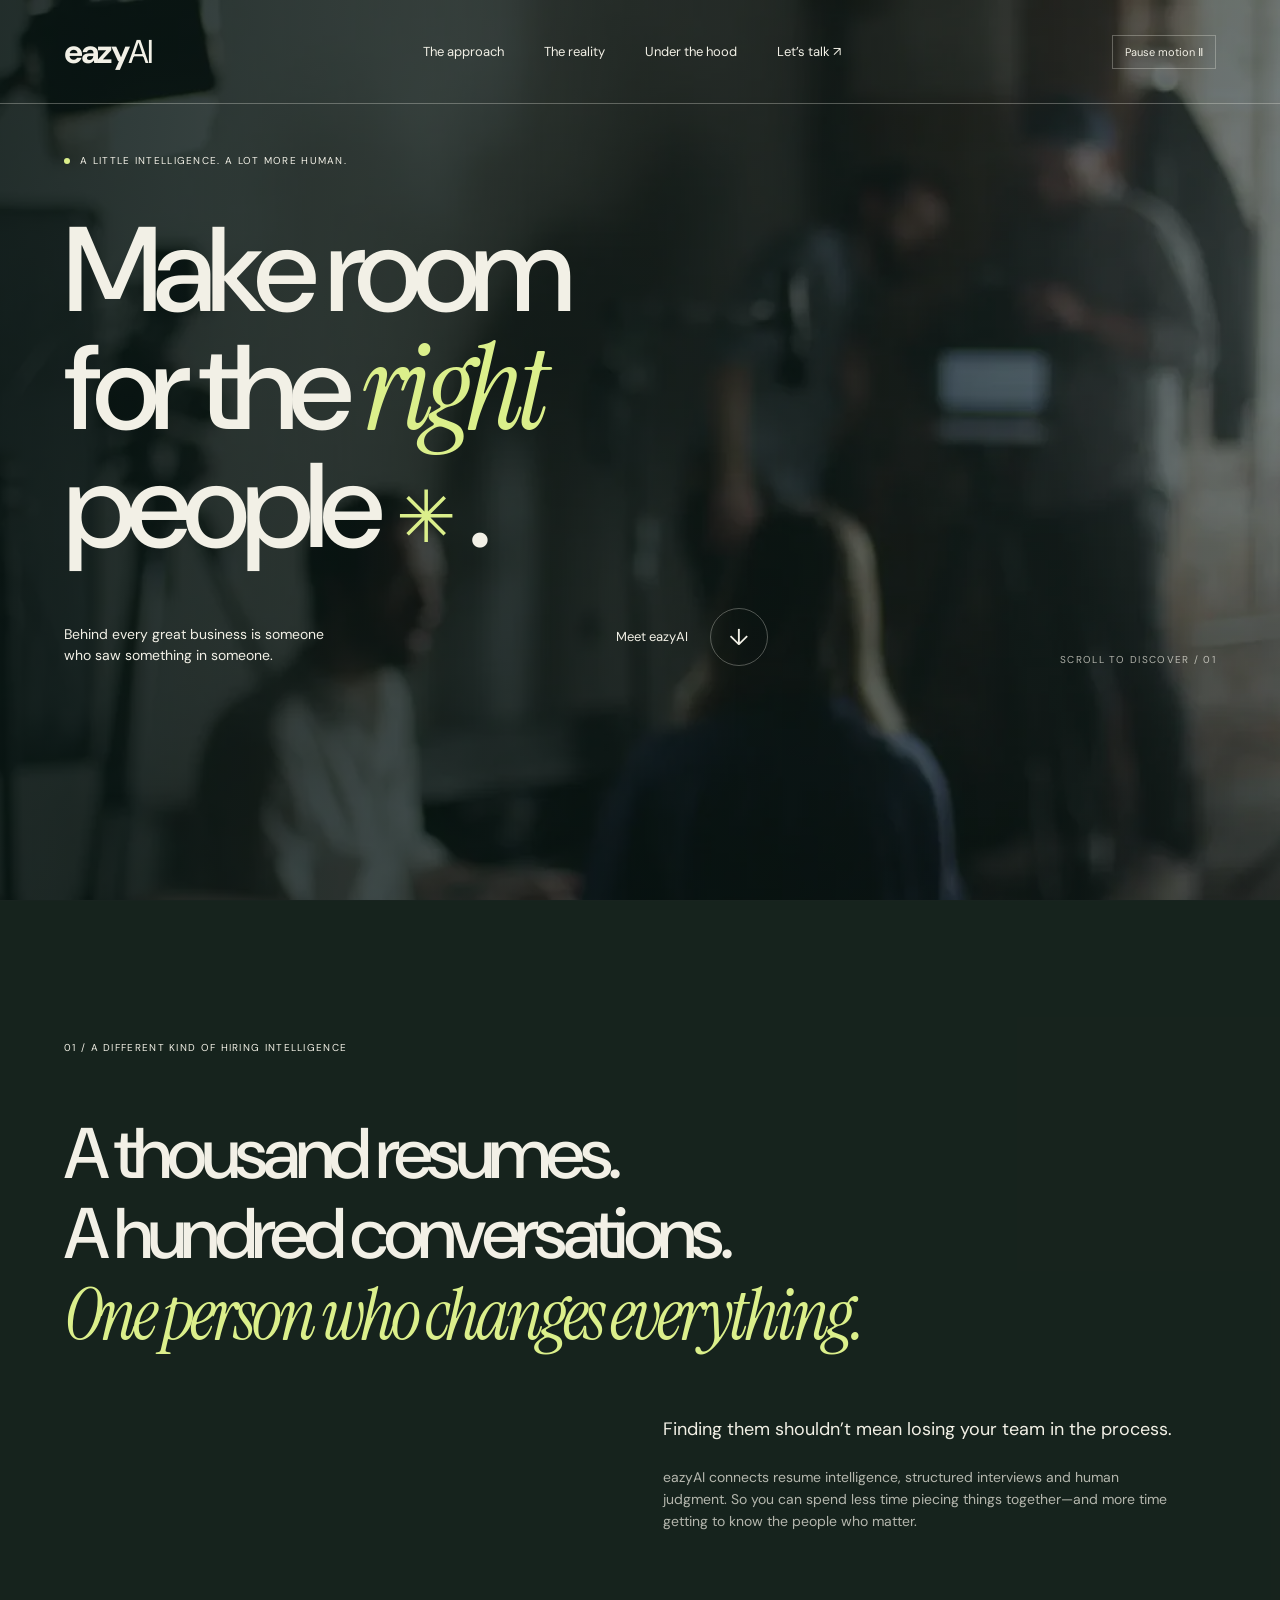
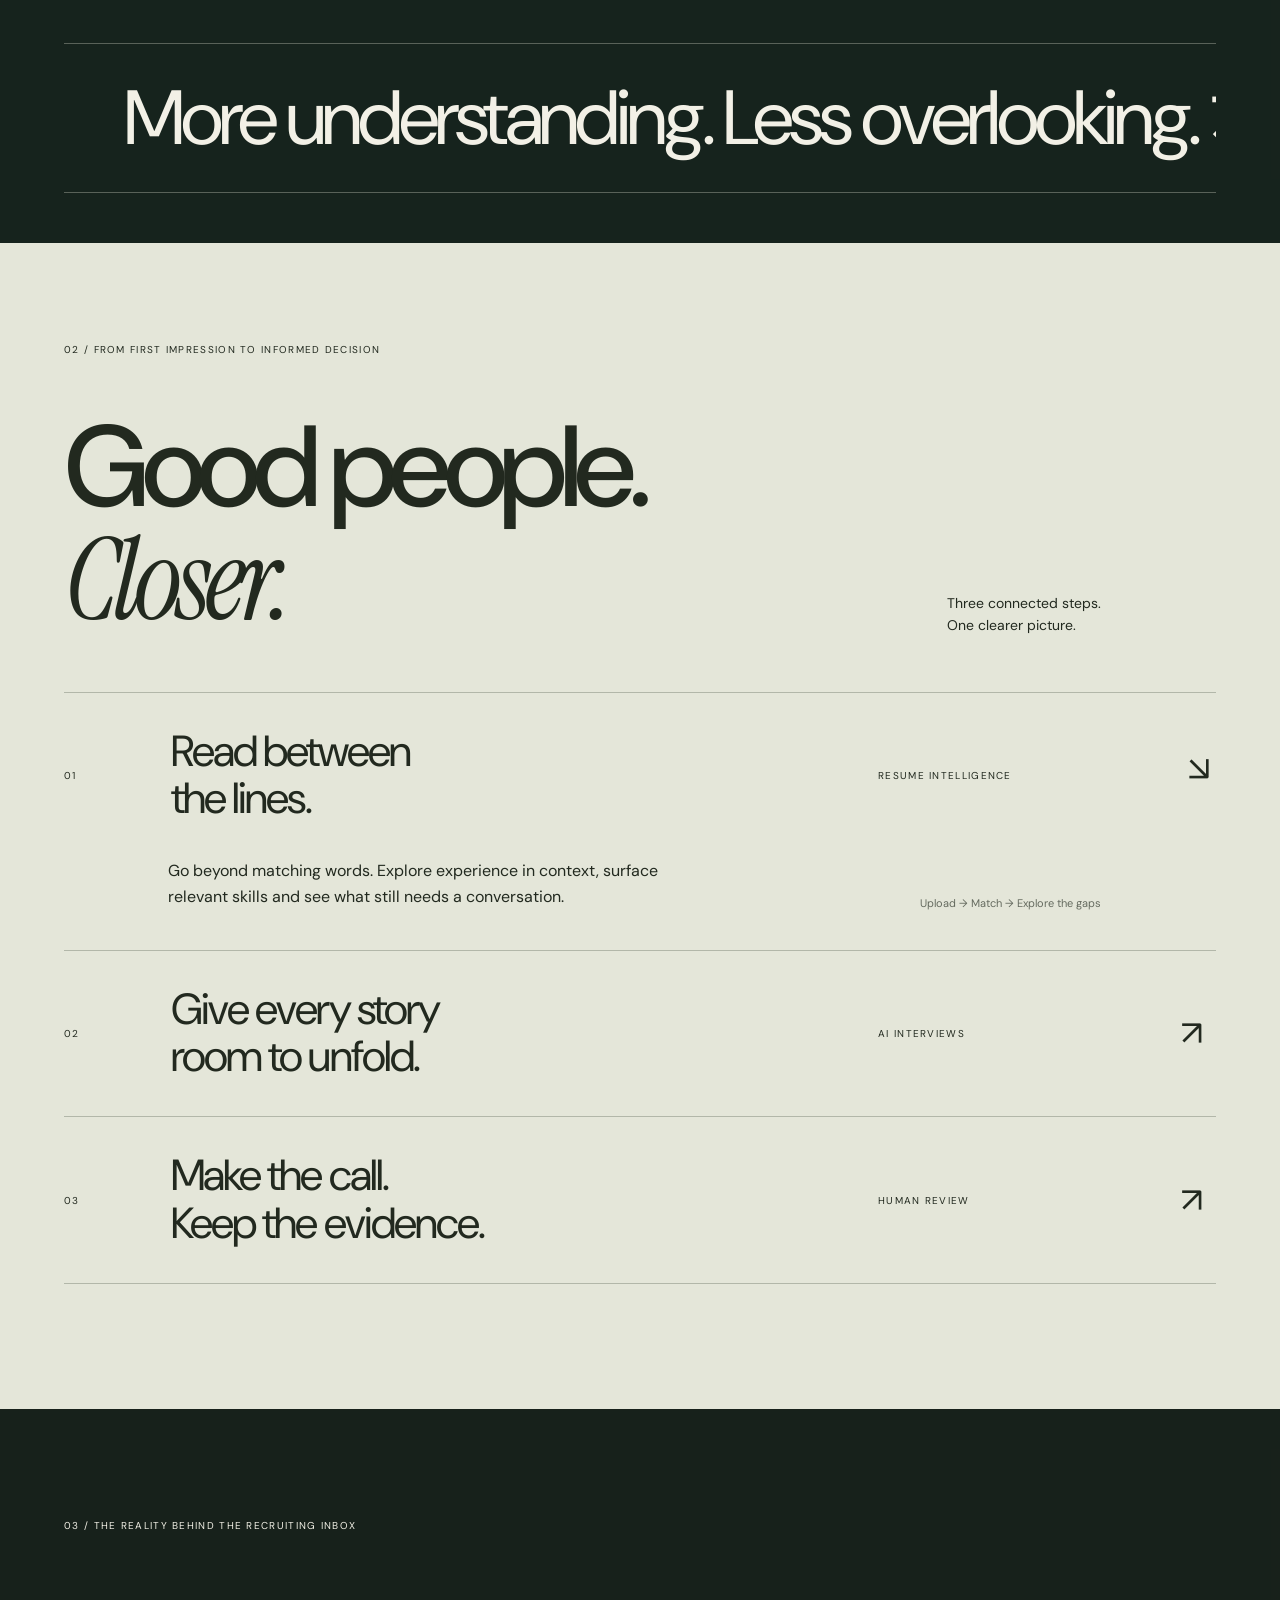
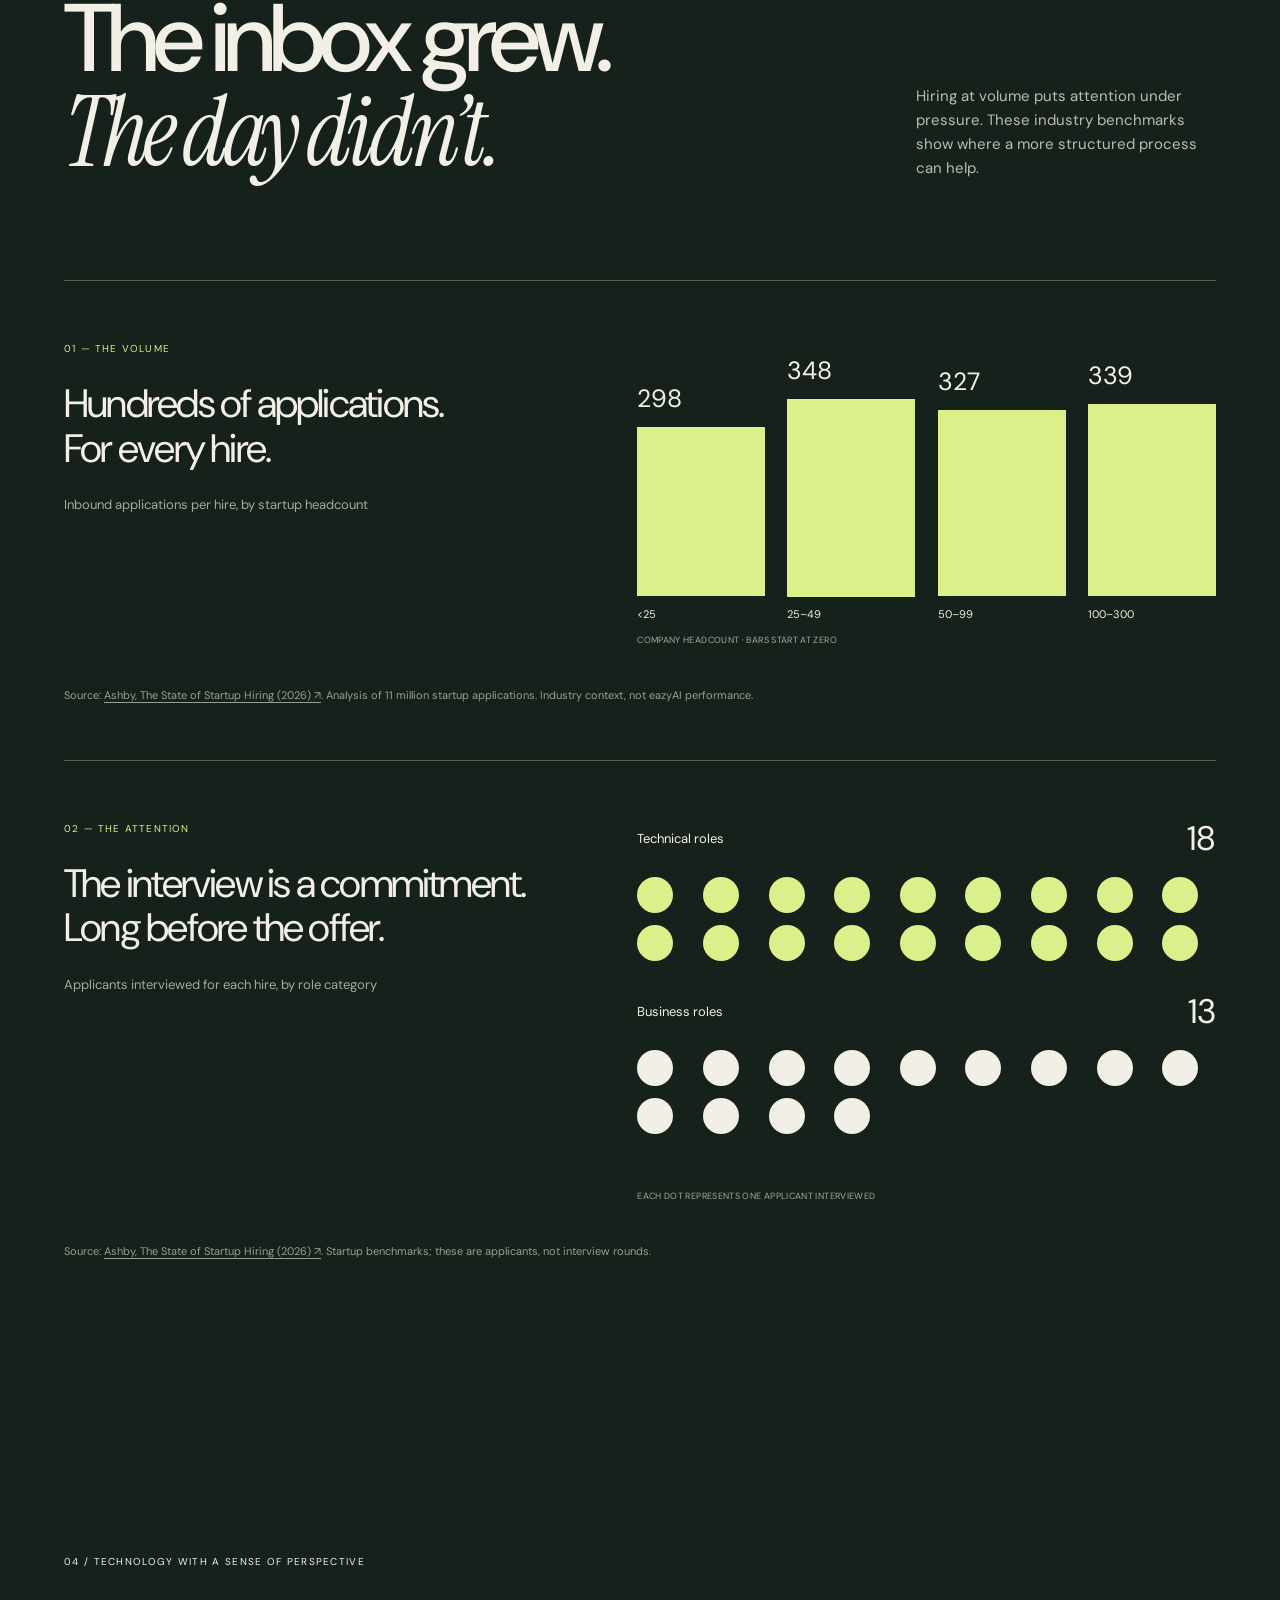
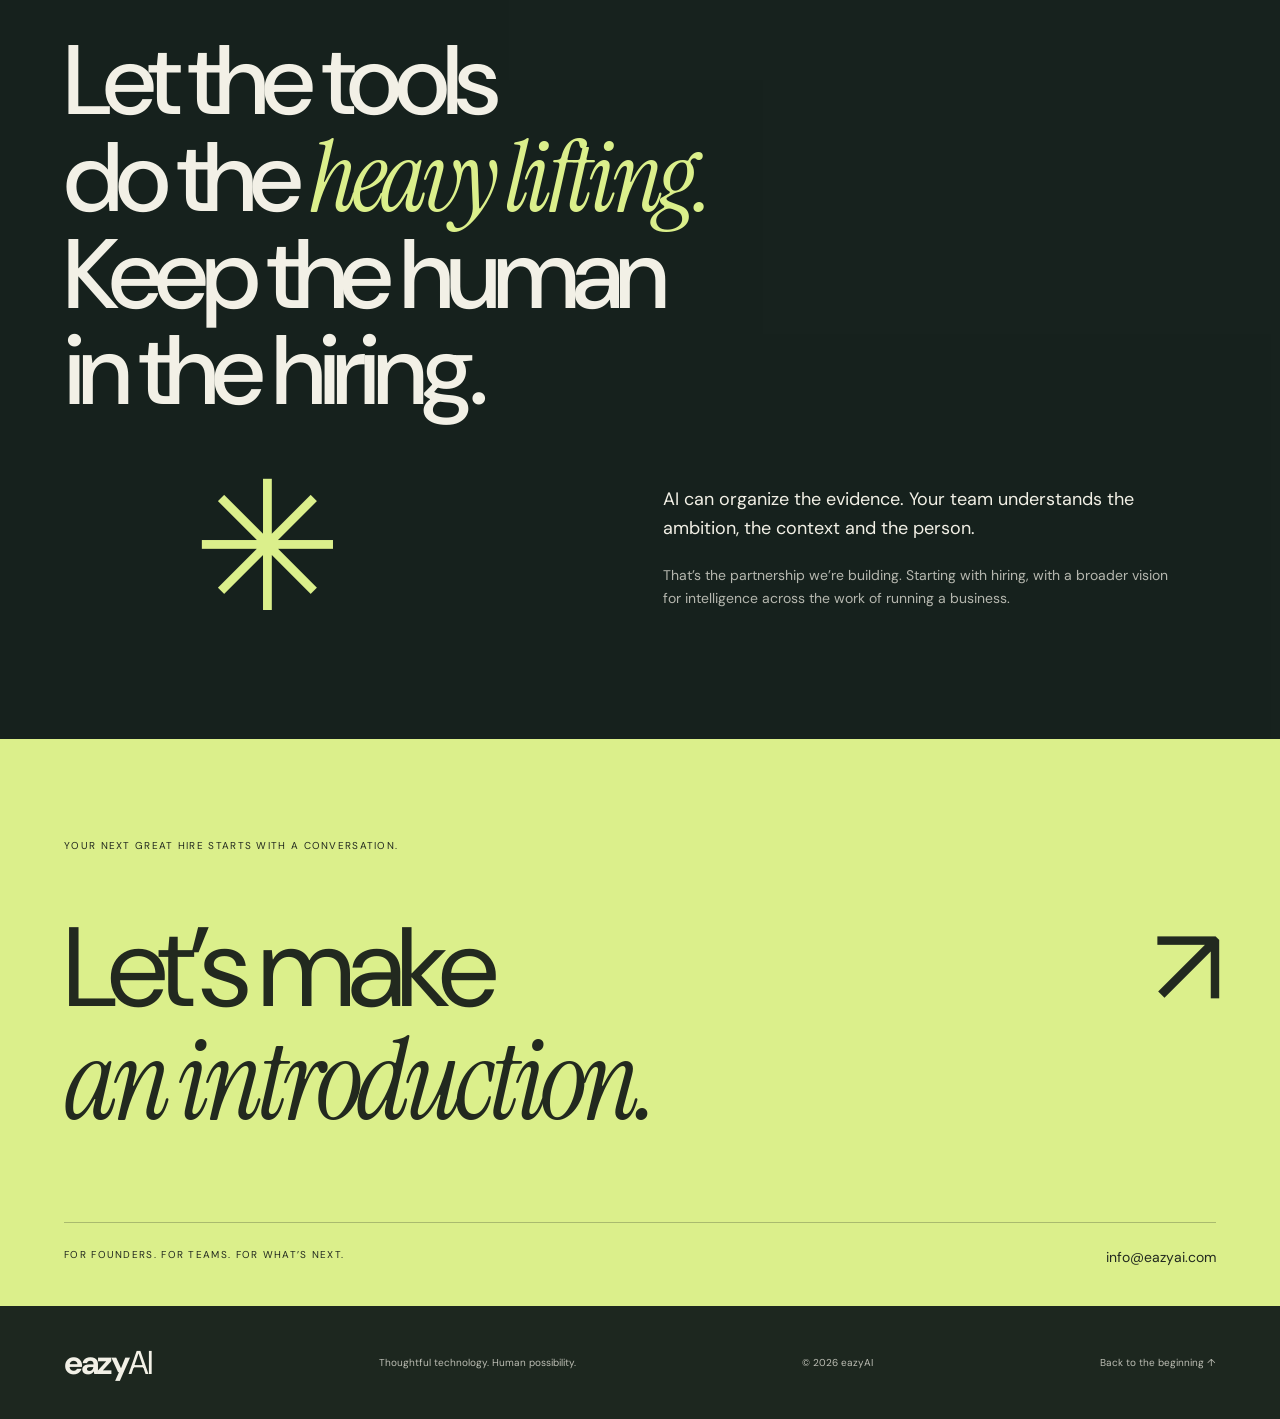
<file: index.html>
<!doctype html>
<html lang="en"><head><meta charset="utf-8"><meta name="viewport" content="width=device-width,initial-scale=1"><title>eazyAI — Make room for the right people.</title><meta name="description" content="From resumes to real conversations. eazyAI brings structure and evidence to ambitious hiring teams."><meta property="og:site_name" content="eazyAI"><meta property="og:title" content="Make room for the right people."><meta name="twitter:card" content="summary_large_image"><link rel="preconnect" href="https://fonts.googleapis.com"><link rel="preconnect" href="https://fonts.gstatic.com" crossorigin><link href="https://fonts.googleapis.com/css2?family=DM+Sans:wght@400;500;600;700&family=Instrument+Serif:ital@0;1&display=swap" rel="stylesheet"><link rel="stylesheet" href="styles.css"><script src="hero.js" defer></script></head><body>
<div class="film" aria-hidden="true"><picture><source media="(max-width:767px)" srcset="public/frames/mobile/frame_0070.webp"><img src="public/frames/desktop/frame_0070.webp" alt="" fetchpriority="high"></picture><canvas id="film-canvas"></canvas><div class="film-shade"></div></div>
<header><a class="wordmark" href="#top" aria-label="eazyAI home">eazy<span>AI</span></a><nav aria-label="Main navigation"><a href="#approach">The approach</a><a href="#reality">The reality</a><a href="technical.html">Under the hood</a><a href="#contact">Let’s talk ↗</a></nav><button id="motion-toggle" aria-pressed="false" aria-label="Pause background motion">Pause motion Ⅱ</button></header>
<main id="top"><section class="opening"><div class="section-label"><span class="status-dot"></span> A little intelligence. A lot more human.</div><h1>Make room<br>for the <em>right</em><br><span class="last-word">people<span class="asterisk" aria-hidden="true">✳</span>.</span></h1><div class="opening-bottom"><p>Behind every great business is someone<br>who saw something in someone.</p><a class="round-link" href="#approach"><span>Meet eazyAI</span><b aria-hidden="true">↓</b></a><span class="folio">SCROLL TO DISCOVER / 01</span></div></section>
<section class="manifesto" id="approach"><div class="section-label">01 / A different kind of hiring intelligence</div><h2 class="statement">A thousand resumes.<br>A hundred conversations.<br><em>One person who changes everything.</em></h2><div class="offset-copy"><p>Finding them shouldn’t mean losing your team in the process.</p><p>eazyAI connects resume intelligence, structured interviews and human judgment. So you can spend less time piecing things together—and more time getting to know the people who matter.</p></div><div class="running-type" aria-hidden="true"><span data-drift="-70">More understanding. Less overlooking. ↗</span></div></section>
<section class="workflow" id="platform"><div class="section-label">02 / From first impression to informed decision</div><div class="workflow-heading"><h2>Good people.<br><em>Closer.</em></h2><p>Three connected steps.<br>One clearer picture.</p></div><details class="process-row" open><summary><span class="number">01</span><h3>Read between<br>the lines.</h3><span class="row-tag">RESUME INTELLIGENCE</span><b>↗</b></summary><div class="process-body"><p>Go beyond matching words. Explore experience in context, surface relevant skills and see what still needs a conversation.</p><span>Upload → Match → Explore the gaps</span></div></details><details class="process-row"><summary><span class="number">02</span><h3>Give every story<br>room to unfold.</h3><span class="row-tag">AI INTERVIEWS</span><b>↗</b></summary><div class="process-body"><p>Role-specific voice and video conversations bring structure to the first interview. Consistent questions. Clear rubrics. Space for the person behind the profile.</p><span>Prepare → Converse → Capture evidence</span></div></details><details class="process-row"><summary><span class="number">03</span><h3>Make the call.<br>Keep the evidence.</h3><span class="row-tag">HUMAN REVIEW</span><b>↗</b></summary><div class="process-body"><p>Review answers, transcripts and integrity signals together. Compare the evidence, add your judgment and share a candidate dossier with the people making the decision.</p><span>Review → Compare → Decide</span></div></details></section>
<section class="research" id="reality"><div class="section-label">03 / The reality behind the recruiting inbox</div><div class="research-title"><h2>The inbox grew.<br><em>The day didn’t.</em></h2><p>Hiring at volume puts attention under pressure. These industry benchmarks show where a more structured process can help.</p></div>
<figure class="chart"><figcaption><span>01 — THE VOLUME</span><h3>Hundreds of applications.<br>For every hire.</h3><p>Inbound applications per hire, by startup headcount</p></figcaption><div class="bar-chart" role="img" aria-label="Inbound applications per hire: under 25 employees, 298; 25 to 49, 348; 50 to 99, 327; 100 to 300, 339."><div class="bar-column" tabindex="0"><strong>298</strong><div class="bar" style="--height:85.63%;--delay:0ms"></div><span>&lt;25</span></div><div class="bar-column" tabindex="0"><strong>348</strong><div class="bar" style="--height:100%;--delay:80ms"></div><span>25–49</span></div><div class="bar-column" tabindex="0"><strong>327</strong><div class="bar" style="--height:93.97%;--delay:160ms"></div><span>50–99</span></div><div class="bar-column" tabindex="0"><strong>339</strong><div class="bar" style="--height:97.41%;--delay:240ms"></div><span>100–300</span></div><span class="axis-label">Company headcount · bars start at zero</span></div><p class="source">Source: <a href="https://www.ashbyhq.com/talent-trends-report/reports/startup-hiring" target="_blank" rel="noopener">Ashby, The State of Startup Hiring (2026) ↗</a>. Analysis of 11 million startup applications. Industry context, not eazyAI performance.</p></figure>
<figure class="chart"><figcaption><span>02 — THE ATTENTION</span><h3>The interview is a commitment.<br>Long before the offer.</h3><p>Applicants interviewed for each hire, by role category</p></figcaption><div class="dot-chart" role="img" aria-label="18 applicants interviewed per technical hire, compared with 13 per business hire."><div class="dot-row"><div><span>Technical roles</span><strong>18</strong></div><div class="dots"><i style="--delay:0ms"></i><i style="--delay:30ms"></i><i style="--delay:60ms"></i><i style="--delay:90ms"></i><i style="--delay:120ms"></i><i style="--delay:150ms"></i><i style="--delay:180ms"></i><i style="--delay:210ms"></i><i style="--delay:240ms"></i><i style="--delay:270ms"></i><i style="--delay:300ms"></i><i style="--delay:330ms"></i><i style="--delay:360ms"></i><i style="--delay:390ms"></i><i style="--delay:420ms"></i><i style="--delay:450ms"></i><i style="--delay:480ms"></i><i style="--delay:510ms"></i></div></div><div class="dot-row"><div><span>Business roles</span><strong>13</strong></div><div class="dots"><i style="--delay:0ms"></i><i style="--delay:30ms"></i><i style="--delay:60ms"></i><i style="--delay:90ms"></i><i style="--delay:120ms"></i><i style="--delay:150ms"></i><i style="--delay:180ms"></i><i style="--delay:210ms"></i><i style="--delay:240ms"></i><i style="--delay:270ms"></i><i style="--delay:300ms"></i><i style="--delay:330ms"></i><i style="--delay:360ms"></i></div></div><span class="axis-label">Each dot represents one applicant interviewed</span></div><p class="source">Source: <a href="https://www.ashbyhq.com/talent-trends-report/reports/startup-hiring" target="_blank" rel="noopener">Ashby, The State of Startup Hiring (2026) ↗</a>. Startup benchmarks; these are applicants, not interview rounds.</p></figure></section>
<section class="human"><span class="section-label">04 / Technology with a sense of perspective</span><h2>Let the tools<br>do the <em>heavy lifting.</em><br>Keep the human<br>in the hiring.</h2><div class="offset-copy"><p>AI can organize the evidence. Your team understands the ambition, the context and the person.</p><p>That’s the partnership we’re building. Starting with hiring, with a broader vision for intelligence across the work of running a business.</p></div><span class="orbit" aria-hidden="true">✳</span></section>
<section class="contact" id="contact"><div class="section-label">Your next great hire starts with a conversation.</div><a class="contact-link" href="mailto:info@eazyai.com?subject=Let%E2%80%99s%20talk%20eazyAI">Let’s make<br><em>an introduction.</em><span aria-hidden="true">↗</span></a><div class="contact-bottom"><span>FOR FOUNDERS. FOR TEAMS. FOR WHAT’S NEXT.</span><a href="mailto:info@eazyai.com">info@eazyai.com</a></div></section>
</main><footer><a class="wordmark" href="#top">eazy<span>AI</span></a><span>Thoughtful technology. Human possibility.</span><span>© 2026 eazyAI</span><a href="#top">Back to the beginning ↑</a></footer></body></html>
</file>
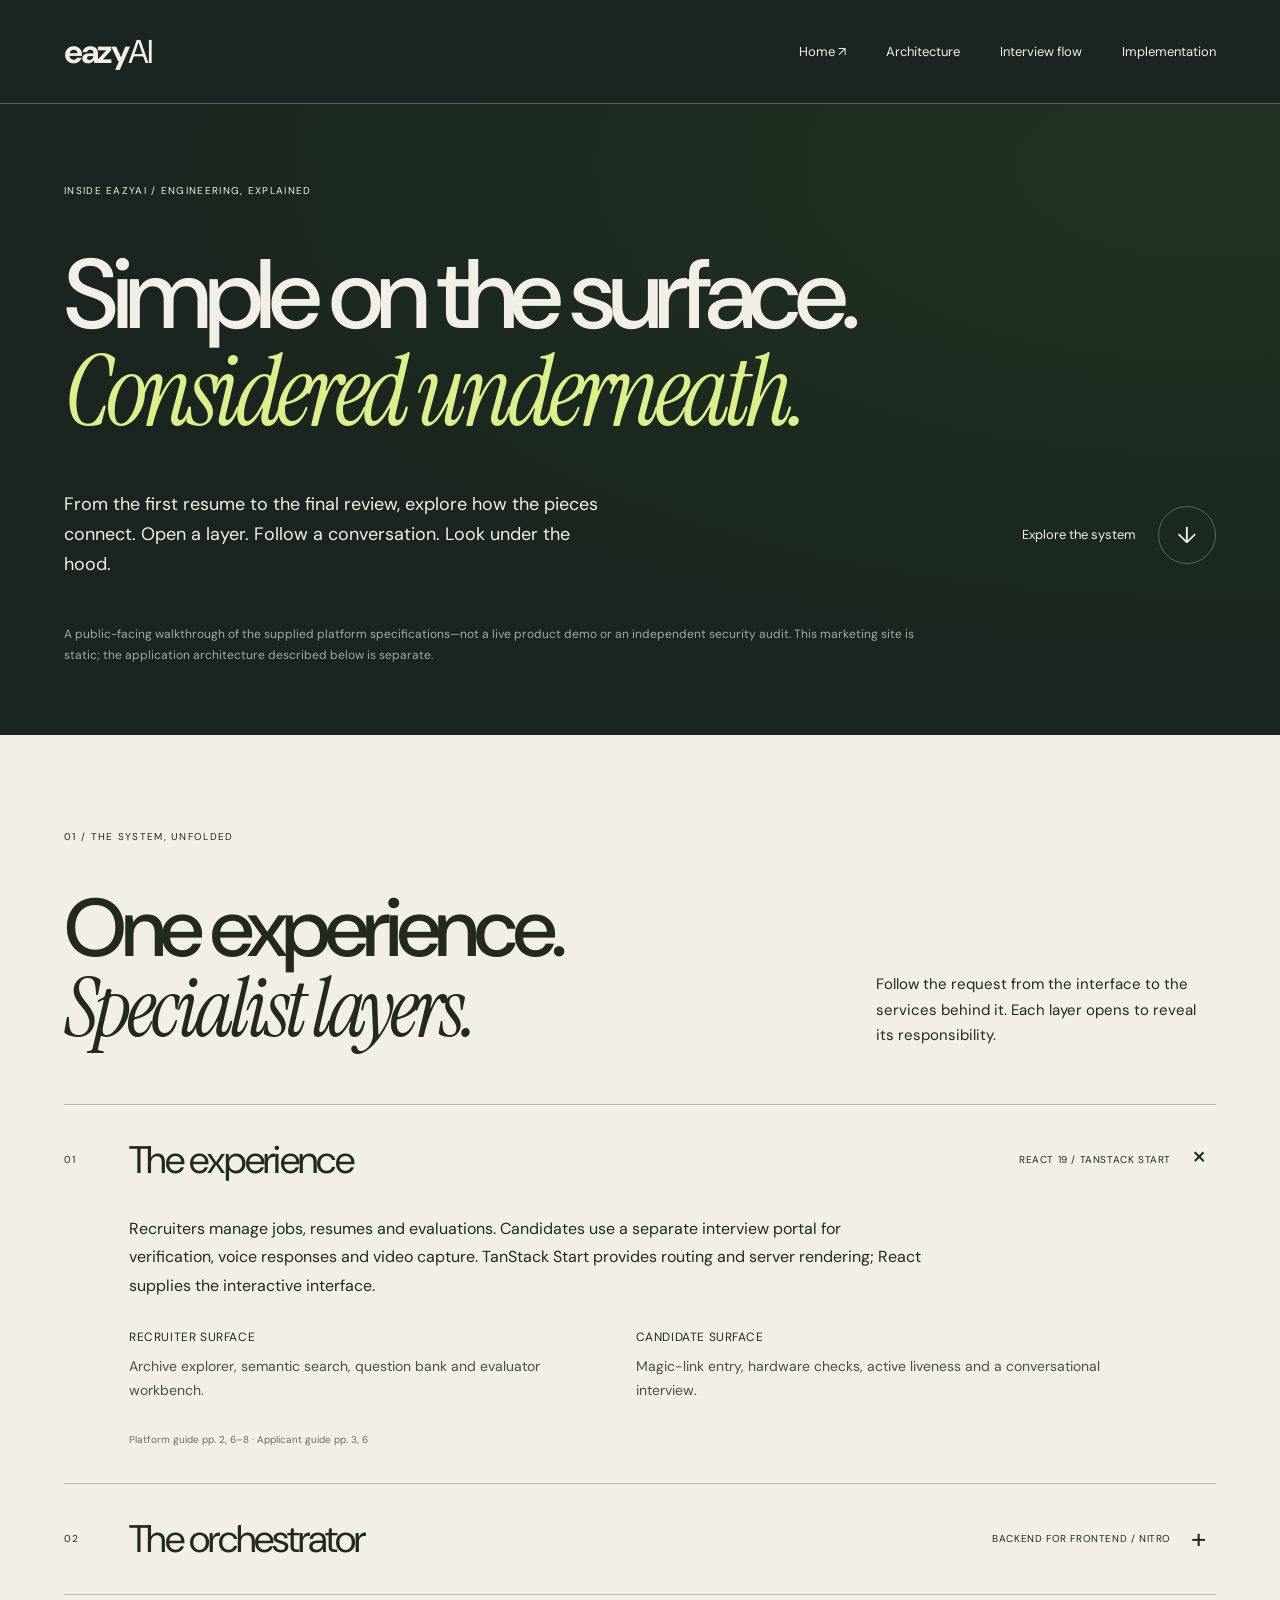
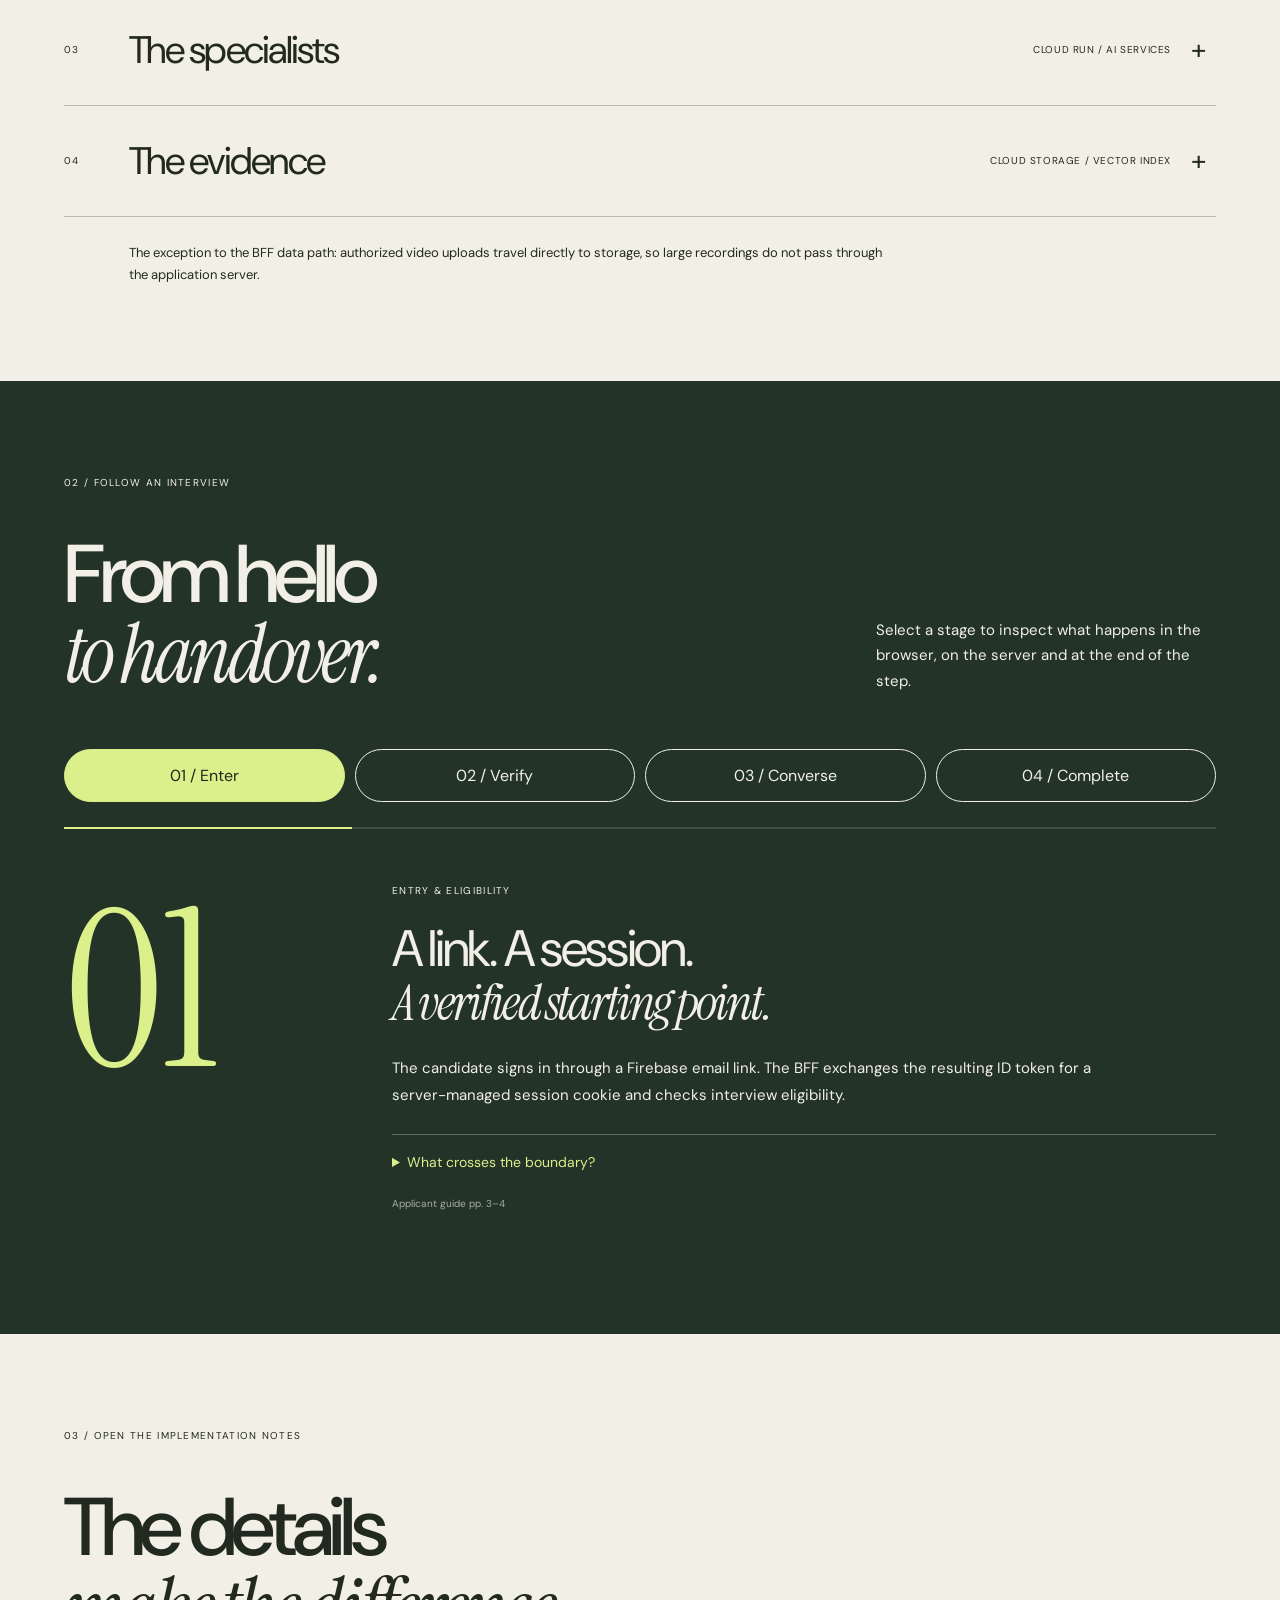
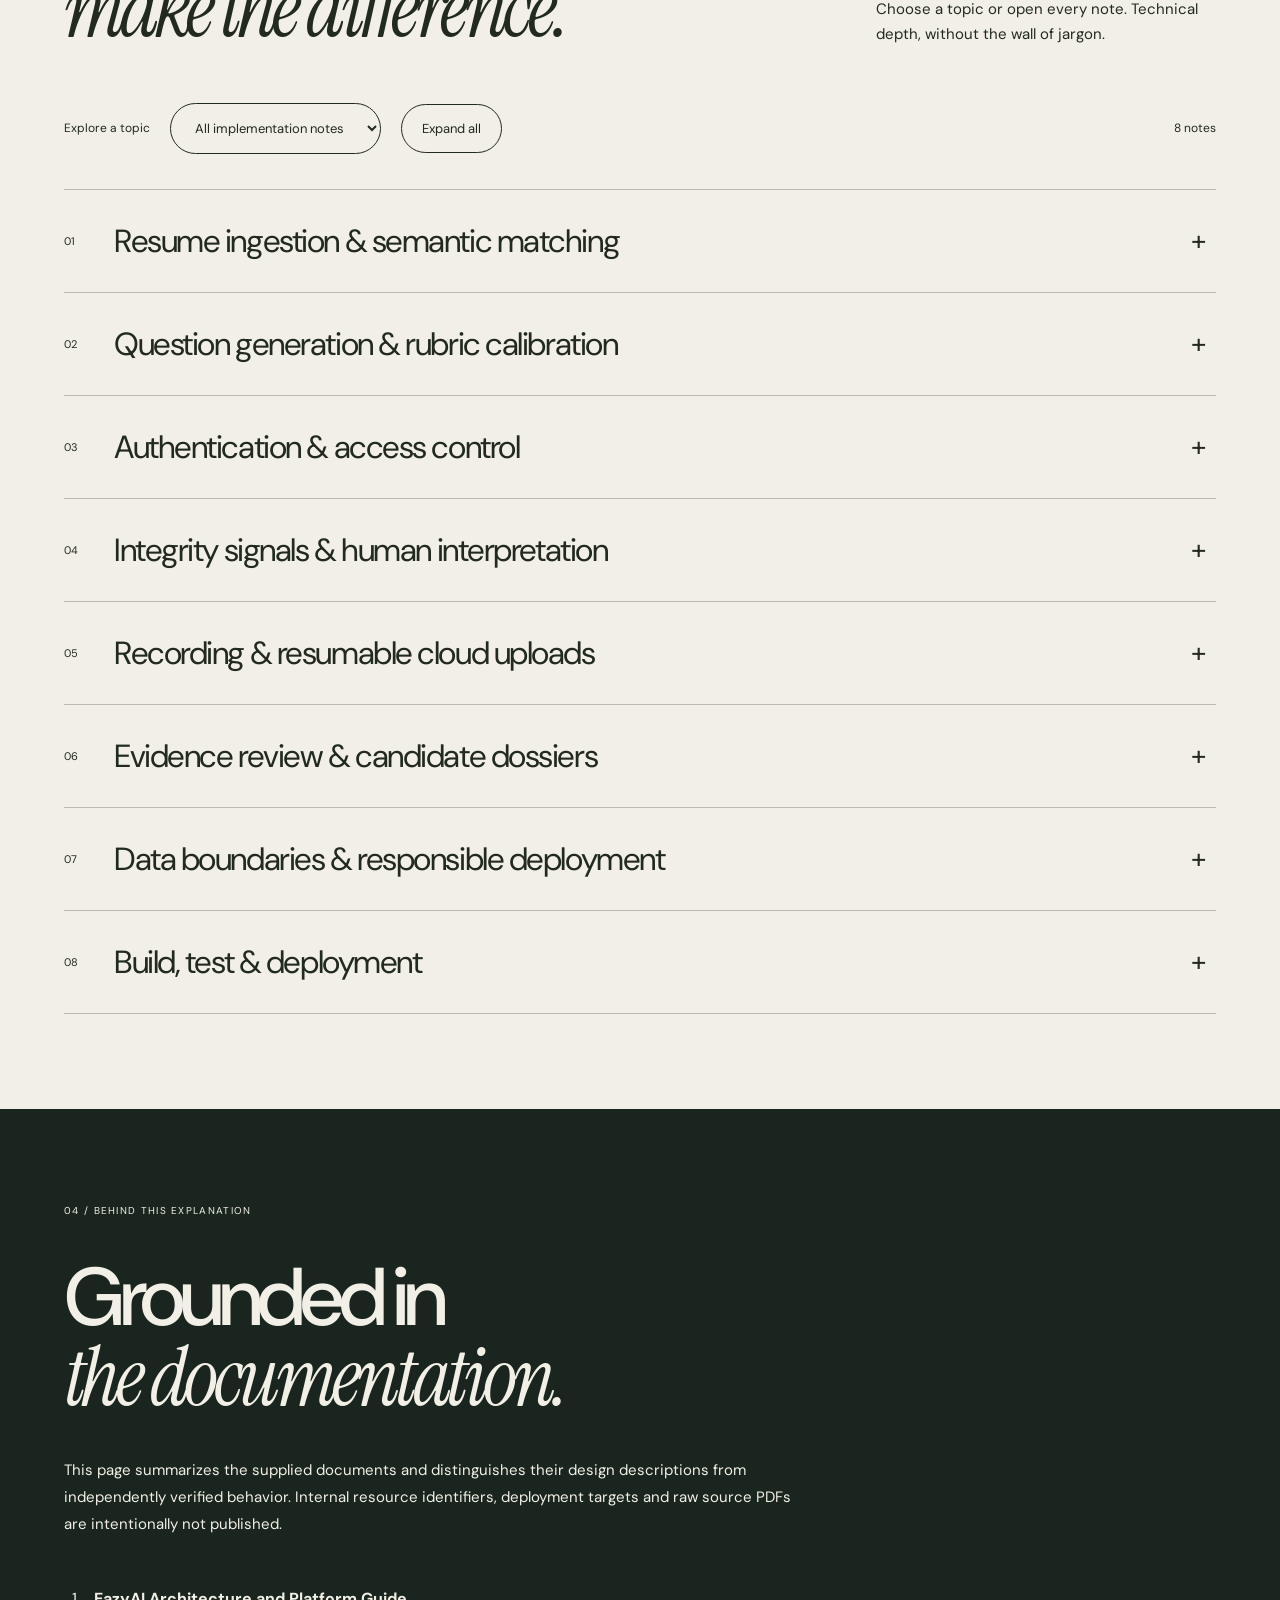
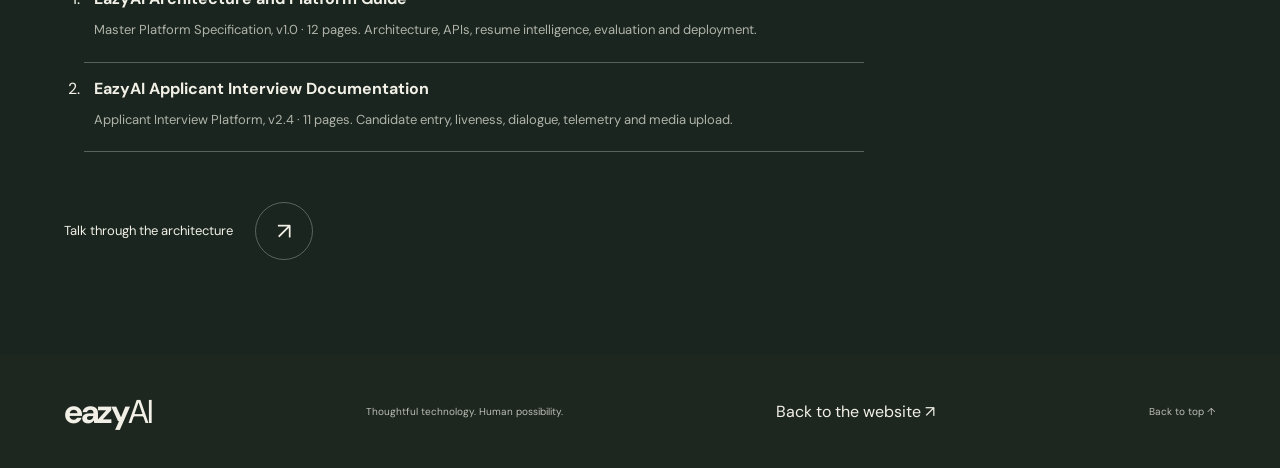
<file: technical.html>
<!doctype html>
<html lang="en"><head><meta charset="utf-8"><meta name="viewport" content="width=device-width,initial-scale=1"><title>Inside eazyAI — Technical implementation</title><meta name="description" content="Explore eazyAI's documented architecture: resume intelligence, candidate interviews, server-side orchestration and evidence-led review."><link rel="preconnect" href="https://fonts.googleapis.com"><link rel="preconnect" href="https://fonts.gstatic.com" crossorigin><link href="https://fonts.googleapis.com/css2?family=DM+Sans:wght@400;500;600;700&family=Instrument+Serif:ital@0;1&display=swap" rel="stylesheet"><link rel="stylesheet" href="styles.css"><link rel="stylesheet" href="technical.css"><script src="technical.js" defer></script></head>
<body class="technical"><a class="skip-link" href="#content">Skip to content</a><header><a class="wordmark" href="/" aria-label="eazyAI home">eazy<span>AI</span></a><nav aria-label="Main navigation"><a href="/">Home ↗</a><a href="#architecture">Architecture</a><a href="#journey">Interview flow</a><a href="#implementation" aria-current="page">Implementation</a></nav></header>
<main id="content"><section class="technical-intro"><span class="section-label">Inside eazyAI / Engineering, explained</span><h1>Simple on the surface.<br><em>Considered underneath.</em></h1><div class="intro-bottom"><p>From the first resume to the final review, explore how the pieces connect. Open a layer. Follow a conversation. Look under the hood.</p><a class="round-link" href="#architecture">Explore the system <b aria-hidden="true">↓</b></a></div><p class="scope">A public-facing walkthrough of the supplied platform specifications—not a live product demo or an independent security audit. This marketing site is static; the application architecture described below is separate.</p></section>

<section class="architecture tech-section" id="architecture"><div class="section-label">01 / The system, unfolded</div><div class="section-heading"><h2>One experience.<br><em>Specialist layers.</em></h2><p>Follow the request from the interface to the services behind it. Each layer opens to reveal its responsibility.</p></div><div class="layer-stack">
<details open><summary><span class="layer-number">01</span><h3>The experience</h3><span class="layer-tag">REACT 19 / TANSTACK START</span><b aria-hidden="true">+</b></summary><div class="layer-body"><p>Recruiters manage jobs, resumes and evaluations. Candidates use a separate interview portal for verification, voice responses and video capture. TanStack Start provides routing and server rendering; React supplies the interactive interface.</p><dl><div><dt>Recruiter surface</dt><dd>Archive explorer, semantic search, question bank and evaluator workbench.</dd></div><div><dt>Candidate surface</dt><dd>Magic-link entry, hardware checks, active liveness and a conversational interview.</dd></div></dl><span class="reference">Platform guide pp. 2, 6–8 · Applicant guide pp. 3, 6</span></div></details>
<details><summary><span class="layer-number">02</span><h3>The orchestrator</h3><span class="layer-tag">BACKEND FOR FRONTEND / NITRO</span><b aria-hidden="true">+</b></summary><div class="layer-body"><p>The Backend for Frontend (BFF) is the server-side boundary between the browser and private services. TanStack server functions validate the session, prepare requests and return typed results. Nitro packages the application as a standalone server bundle.</p><dl><div><dt>Session boundary</dt><dd>Firebase Admin verifies the session cookie before protected operations.</dd></div><div><dt>Service boundary</dt><dd>Google IAM tokens are scoped to the destination service. Credentials remain on the server.</dd></div></dl><span class="reference">Platform guide pp. 2–3 · Applicant guide p. 4</span></div></details>
<details><summary><span class="layer-number">03</span><h3>The specialists</h3><span class="layer-tag">CLOUD RUN / AI SERVICES</span><b aria-hidden="true">+</b></summary><div class="layer-body"><p>Separate services handle requisitions, ingestion, transcription, face comparison, interview sessions and evaluation. Dialogflow CX and the documented agent integration coordinate dialogue; OpenRouter is used for job-description and question synthesis.</p><dl><div><dt>Why separate services?</dt><dd>Each capability has a defined request and response contract instead of exposing every integration directly to the browser.</dd></div><div><dt>AI in context</dt><dd>Role requirements, question rubrics and candidate responses give the models task-specific context.</dd></div></dl><span class="reference">Platform guide pp. 4–5, 7 · Applicant guide pp. 6, 10</span></div></details>
<details><summary><span class="layer-number">04</span><h3>The evidence</h3><span class="layer-tag">CLOUD STORAGE / VECTOR INDEX</span><b aria-hidden="true">+</b></summary><div class="layer-body"><p>Resume documents and interview media are stored in Google Cloud Storage. Indexed resume content supports semantic retrieval. Time-limited signed URLs let authorized reviewers access files without making the storage bucket public.</p><dl><div><dt>Search path</dt><dd>Resume → extraction → vector indexing → role-based retrieval → match evidence and gaps.</dd></div><div><dt>Media path</dt><dd>The server provisions a resumable upload session; recording data goes directly from the browser to Cloud Storage.</dd></div></dl><span class="reference">Platform guide pp. 4, 6, 8 · Applicant guide p. 8</span></div></details></div><p class="margin-note">The exception to the BFF data path: authorized video uploads travel directly to storage, so large recordings do not pass through the application server.</p></section>

<section class="journey tech-section" id="journey"><div class="section-label">02 / Follow an interview</div><div class="section-heading"><h2>From hello<br><em>to handover.</em></h2><p>Select a stage to inspect what happens in the browser, on the server and at the end of the step.</p></div><div class="journey-controls" hidden><div class="step-buttons" aria-label="Choose an interview stage"><button type="button" data-step="0" aria-pressed="true" aria-controls="stage-0">01 / Enter</button><button type="button" data-step="1" aria-pressed="false" aria-controls="stage-1">02 / Verify</button><button type="button" data-step="2" aria-pressed="false" aria-controls="stage-2">03 / Converse</button><button type="button" data-step="3" aria-pressed="false" aria-controls="stage-3">04 / Complete</button></div><div class="journey-progress" aria-hidden="true"><span></span></div></div>
<article class="stage" id="stage-0"><span class="stage-index" aria-hidden="true">01</span><div><span class="section-label">Entry & eligibility</span><h3>A link. A session.<br><em>A verified starting point.</em></h3><p>The candidate signs in through a Firebase email link. The BFF exchanges the resulting ID token for a server-managed session cookie and checks interview eligibility.</p><details><summary>What crosses the boundary?</summary><p>A short-lived Firebase ID token is sent to the login function. Firebase Admin issues an HttpOnly session cookie; protected server functions validate it, including revocation checks. The applicant specification describes a five-day session lifetime.</p></details><span class="reference">Applicant guide pp. 3–4</span></div></article>
<article class="stage" id="stage-1"><span class="stage-index" aria-hidden="true">02</span><div><span class="section-label">Hardware & active liveness</span><h3>Check the setup.<br><em>Establish presence.</em></h3><p>Camera and microphone permissions are checked before randomized smile, blink and head-movement challenges. A captured selfie and reference ID are passed to the face-comparison service.</p><details><summary>How do the browser checks work?</summary><p>The documented face-api integration runs landmark models in the browser. Eye aspect ratio detects blinking; relative landmark distances estimate head movement. These checks provide verification signals, not a guarantee of identity or fraud prevention.</p></details><span class="reference">Applicant guide pp. 3, 5</span></div></article>
<article class="stage" id="stage-2"><span class="stage-index" aria-hidden="true">03</span><div><span class="section-label">Voice, text & context</span><h3>A conversation.<br><em>One turn at a time.</em></h3><p>The candidate records a response, reviews it and confirms sending. Speech-to-text produces a transcript; the agent processes the message with session context and returns the next response.</p><details><summary>Follow the audio round trip</summary><p>Microphone → MediaRecorder → preview confirmation → BFF → transcription service → interview agent → response text → browser speech synthesis. The candidate portal describes adjustable voice settings and large subtitles; the recruiter platform also describes audio playback and Dialogflow audio responses.</p></details><span class="reference">Applicant guide p. 6 · Platform guide pp. 5, 8</span></div></article>
<article class="stage" id="stage-3"><span class="stage-index" aria-hidden="true">04</span><div><span class="section-label">Finalize & review</span><h3>Close the session.<br><em>Keep the context.</em></h3><p>When the candidate finishes or time expires, the flow stops media capture and finalizes the recording upload. The documented completion path includes transcript export and logout.</p><details><summary>What does the reviewer receive?</summary><p>The evaluator workbench brings together questions, transcripts, audio/video, rubric outputs and integrity signals. Reviewers add notes and a verdict, then export a candidate dossier. AI-generated assessments remain inputs to human review.</p></details><span class="reference">Applicant guide pp. 3, 8 · Platform guide pp. 8–10</span></div></article></section>

<section class="implementation tech-section" id="implementation"><div class="section-label">03 / Open the implementation notes</div><div class="section-heading"><h2>The details<br><em>make the difference.</em></h2><p>Choose a topic or open every note. Technical depth, without the wall of jargon.</p></div><div class="note-tools" hidden><label for="topic">Explore a topic <select id="topic"><option value="all">All implementation notes</option><option value="intelligence">Intelligence & evaluation</option><option value="security">Security & integrity</option><option value="delivery">Media & delivery</option></select></label><button type="button" id="expand-notes">Expand all</button><span id="note-count" role="status">8 notes</span></div><div class="implementation-notes">
<details data-topic="intelligence"><summary><span>01</span><h3>Resume ingestion & semantic matching</h3><b aria-hidden="true">+</b></summary><div><p>Single or batch PDF/DOCX uploads link candidate records to a job. Recruiters can inspect stored files, select documents for indexing and query the resulting corpus against role requirements.</p><p>The specification describes cosine-similarity matching between job queries and resume chunks, alongside seniority inference, matched criteria and missing information. A match score is a retrieval signal—not a probability that someone will succeed in the role.</p><code>Upload → Parse → Index → Retrieve → Inspect evidence</code><span class="reference">Platform guide pp. 4, 6</span></div></details>
<details data-topic="intelligence"><summary><span>02</span><h3>Question generation & rubric calibration</h3><b aria-hidden="true">+</b></summary><div><p>Questions are associated with job IDs and can be added, edited or removed by recruiters. The AI-generation service uses the role description and required skills to draft questions, expected-answer criteria and rubric terminology.</p><p>A separate simulator lets teams preview introductions, question timing, transcription and grading behavior before use. The guide describes its telemetry as isolated from production candidate records.</p><span class="reference">Platform guide p. 7</span></div></details>
<details data-topic="security"><summary><span>03</span><h3>Authentication & access control</h3><b aria-hidden="true">+</b></summary><div><p>Client sessions and service authorization are separate. Firebase Admin validates cookies; the BFF obtains destination-scoped IAM OIDC tokens for private Cloud Run services. HttpOnly, Secure in production and SameSite=Lax are documented cookie settings. These controls reduce specific risks; they do not constitute a complete security guarantee.</p><dl class="role-list"><div><dt>Super Admin</dt><dd>Roles, configuration and full hiring operations.</dd></div><div><dt>Recruiter</dt><dd>Jobs, ingestion, search, comparison and scheduling.</dd></div><div><dt>Interviewer</dt><dd>Evidence review, notes and verdict submission.</dd></div><div><dt>Viewer / Auditor</dt><dd>Read-only inspection and report downloads.</dd></div></dl><span class="reference">Platform guide p. 3 · Applicant guide p. 4</span></div></details>
<details data-topic="security"><summary><span>04</span><h3>Integrity signals & human interpretation</h3><b aria-hidden="true">+</b></summary><div><p>The documents describe face matching, voice-analysis results and browser/camera telemetry. Candidate-side monitoring records events such as visibility changes, focus loss, face absence and additional faces, with periodic batching and mid-interview liveness checks.</p><p>The platform guide combines signals into a Trust Gauge. A flag is not proof of misconduct: environment, accessibility needs and technical failures can affect observations. Review the underlying evidence rather than treating an aggregate score as a hiring decision.</p><span class="reference">Platform guide p. 9 · Applicant guide p. 7; interpretation caveat added for this public walkthrough.</span></div></details>
<details data-topic="delivery"><summary><span>05</span><h3>Recording & resumable cloud uploads</h3><b aria-hidden="true">+</b></summary><div><p>MediaRecorder combines camera and microphone tracks. The BFF creates a Google Cloud Storage resumable upload session and returns its upload URL; the browser transfers the recording directly to storage, with retry handling described in the guide.</p><p>This avoids routing large media bodies through the BFF. Completion and teardown coordinate upload finalization and media-stream shutdown. Browser close warnings and emergency sync handlers are documented, but abrupt closure or network loss can still interrupt a transfer.</p><code>Browser → BFF: authorize upload<br>BFF → Storage: create session<br>Browser → Storage: recording data</code><span class="reference">Applicant guide p. 8</span></div></details>
<details data-topic="intelligence"><summary><span>06</span><h3>Evidence review & candidate dossiers</h3><b aria-hidden="true">+</b></summary><div><p>Reviewers inspect transcripts against question prompts and rubrics, replay recordings, examine session events and add notes. The guide describes weighted scoring controls and a final reviewer verdict.</p><p>Client-side PDF generation packages the candidate summary, question-level evidence, integrity signals and reviewer notes. Scratchpad notes are documented as browser-local storage, distinct from submitted evaluation records; device access and retention need separate consideration.</p><span class="reference">Platform guide pp. 8, 10</span></div></details>
<details data-topic="security"><summary><span>07</span><h3>Data boundaries & responsible deployment</h3><b aria-hidden="true">+</b></summary><div><p>The applicant guide specifies that biometric captures remain in volatile browser memory rather than localStorage, sessionStorage or IndexedDB before transmission for comparison. The platform guide describes signed URLs for access to stored resumes and recordings.</p><p>The supplied material does not establish a complete retention schedule, independent fairness evaluation, consent policy or compliance certification. These require explicit organizational policies and validation; this page makes no claim that they are already in place.</p><span class="reference">Applicant guide p. 5 · Platform guide pp. 4, 8; scope limitations identified from the supplied material.</span></div></details>
<details data-topic="delivery"><summary><span>08</span><h3>Build, test & deployment</h3><b aria-hidden="true">+</b></summary><div><p>The documented application uses pnpm, TypeScript, Vitest, ESLint and Prettier. A production build emits the Nitro server bundle. Firebase App Hosting and a multi-stage Docker deployment on Cloud Run are described deployment paths.</p><p>Server credentials and database connection details stay out of client-prefixed environment variables. The website you are reading is a separate plain HTML/CSS/JavaScript site hosted on Render—not the candidate portal or its backend.</p><code>Application: test → check → build → server deployment<br>Marketing site: static files → Git → Render CDN</code><span class="reference">Platform guide p. 12 · Applicant guide p. 11</span></div></details></div></section>

<section class="technical-sources tech-section" id="sources"><span class="section-label">04 / Behind this explanation</span><h2>Grounded in<br><em>the documentation.</em></h2><p>This page summarizes the supplied documents and distinguishes their design descriptions from independently verified behavior. Internal resource identifiers, deployment targets and raw source PDFs are intentionally not published.</p><ol><li><strong>EazyAI Architecture and Platform Guide</strong><span>Master Platform Specification, v1.0 · 12 pages. Architecture, APIs, resume intelligence, evaluation and deployment.</span></li><li><strong>EazyAI Applicant Interview Documentation</strong><span>Applicant Interview Platform, v2.4 · 11 pages. Candidate entry, liveness, dialogue, telemetry and media upload.</span></li></ol><a class="round-link" href="mailto:info@eazyai.com?subject=eazyAI%20technical%20walkthrough">Talk through the architecture <b aria-hidden="true">↗</b></a></section></main><footer><a class="wordmark" href="/">eazy<span>AI</span></a><span>Thoughtful technology. Human possibility.</span><a href="/">Back to the website ↗</a><a href="#content">Back to top ↑</a></footer></body></html>
</file>
<file: styles.css>
:root{--cream:#f2f0e6;--acid:#dbef8b;--ink:#22291f;--line:rgba(242,240,230,.3)}*{box-sizing:border-box}html{scroll-behavior:smooth;scroll-padding-top:35px}body{margin:0;background:#18231f;color:var(--cream);font-family:'DM Sans',Arial,sans-serif;-webkit-font-smoothing:antialiased}a{color:inherit;text-decoration:none}button{font:inherit}a:focus-visible,button:focus-visible,summary:focus-visible,[tabindex]:focus-visible{outline:2px solid var(--acid);outline-offset:8px}::selection{background:var(--acid);color:var(--ink)}.film{position:fixed;inset:0;z-index:-1;pointer-events:none}.film picture,.film img,.film canvas,.film-shade{position:absolute;width:100%;height:100%;inset:0}.film img{object-fit:cover}.film canvas{opacity:0;transition:opacity .4s}.film-shade{background:linear-gradient(90deg,rgba(9,22,20,.84),rgba(9,22,20,.46)),rgba(12,23,20,.18)}header{display:flex;justify-content:space-between;align-items:center;padding:30px 5vw;border-bottom:1px solid var(--line);gap:25px}.wordmark{font-size:33px;font-weight:700;letter-spacing:-2px;white-space:nowrap}.wordmark span{font-weight:400}.wordmark i{font-size:12px;vertical-align:top;font-style:normal;letter-spacing:0;margin-left:7px}nav{display:flex;gap:40px;font-size:13px}nav a{border-bottom:1px solid transparent;padding:5px 0}nav a:hover{border-color:var(--acid)}#motion-toggle{color:var(--cream);background:none;border:1px solid var(--line);padding:9px 12px;font-size:11px;cursor:pointer}main{overflow:hidden}.section-label,.folio,.number,.row-tag,.axis-label,.contact-bottom{font-size:10px;letter-spacing:.13em;text-transform:uppercase}.section-label{display:flex;align-items:center;gap:10px}.status-dot{width:6px;height:6px;background:var(--acid);border-radius:50%}h1,h2,h3,p,figure{margin:0}h1,h2{font-weight:500;letter-spacing:-.065em;line-height:.98}em{font-family:'Instrument Serif',Georgia,serif;font-weight:400;letter-spacing:-.055em}h1{font-size:clamp(75px,9.4vw,150px);margin:45px 0 42px;max-width:1150px}h1 em{color:var(--acid)}.opening{padding:50px 5vw 35px;min-height:calc(100svh - 103px)}.last-word{white-space:nowrap}.asterisk{font-size:.6em;color:var(--acid);display:inline-block;vertical-align:middle;margin:0 20px;transition:transform .8s}.last-word:hover .asterisk{transform:rotate(150deg)}.opening-bottom{display:flex;align-items:end;justify-content:space-between;gap:30px}.opening-bottom p{font-size:14px;line-height:1.5}.round-link{display:flex;align-items:center;gap:22px;font-size:13px}.round-link b{display:grid;place-items:center;border:1px solid var(--line);border-radius:50%;width:58px;height:58px;font-size:23px;font-weight:400;transition:background .3s,color .3s,transform .4s}.round-link:hover b{background:var(--acid);color:var(--ink);transform:rotate(-35deg)}.folio{opacity:.7}.manifesto{padding:140px 5vw 50px;background:#14251a38}.statement{font-size:clamp(37px,5.6vw,87px);line-height:1.12;margin:60px 0}.statement em{color:var(--acid)}.offset-copy{margin-left:52%;max-width:520px;font-size:18px;line-height:1.6}.offset-copy p+p{margin-top:22px;font-size:14px;opacity:.72}.running-type{margin-top:110px;white-space:nowrap;border-top:1px solid var(--line);border-bottom:1px solid var(--line);padding:24px 0;font-size:clamp(40px,6vw,90px);letter-spacing:-.05em;overflow:hidden}.running-type span{display:inline-block}.workflow{padding:100px 5vw 125px;background:rgba(237,239,225,.96);color:var(--ink)}.workflow-heading{display:flex;align-items:end;justify-content:space-between;margin:55px 0}.workflow-heading h2{font-size:clamp(70px,9vw,135px)}.workflow-heading p{font-size:14px;line-height:1.6;margin-right:10%}.process-row{border-top:1px solid #22291f40}.process-row:last-child{border-bottom:1px solid #22291f40}.process-row summary{list-style:none;cursor:pointer;display:grid;grid-template-columns:8% 1fr 25% 35px;gap:15px;padding:35px 0;align-items:center}.process-row summary::-webkit-details-marker{display:none}.process-row h3{font-size:clamp(28px,3.4vw,52px);font-weight:400;letter-spacing:-.045em;line-height:1.1;transition:transform .4s}.process-row:hover h3{transform:translateX(12px)}.process-row summary b{font-size:35px;font-weight:400;transition:transform .4s}.process-row[open] summary b{transform:rotate(90deg)}.process-body{margin:0 10% 40px 9%;display:flex;justify-content:space-between;align-items:end;gap:45px}.process-body p{max-width:520px;font-size:16px;line-height:1.6}.process-body span{font-size:11px;opacity:.65;white-space:nowrap}.research{padding:110px 5vw;background:rgba(24,34,27,.93)}.research-title{display:flex;align-items:end;justify-content:space-between;gap:60px;margin:60px 0 100px}.research-title h2{font-size:clamp(55px,7.5vw,112px)}.research-title>p{max-width:300px;font-size:15px;line-height:1.6;opacity:.75}.chart{display:grid;grid-template-columns:1fr 1.15fr;gap:40px 70px;padding:55px 0;border-top:1px solid var(--line)}figcaption>span{font-size:10px;letter-spacing:.12em;color:var(--acid)}figcaption h3{font-size:clamp(28px,3.1vw,45px);font-weight:400;letter-spacing:-.045em;line-height:1.12;margin:25px 0}figcaption p{font-size:13px;opacity:.65}.bar-chart{height:310px;display:flex;align-items:end;gap:22px;position:relative;padding-bottom:50px}.bar-column{height:100%;width:25%;display:flex;flex-direction:column;justify-content:end;position:relative}.bar-column strong{font-size:25px;font-weight:400;margin-bottom:12px}.bar{height:calc(var(--height) * .76);min-height:1px;background:var(--acid);transform-origin:bottom;transition:filter .3s}.bar-column>span{font-size:11px;position:absolute;bottom:-25px}.bar-column:hover .bar,.bar-column:focus .bar{filter:brightness(1.15);animation:jelly .65s}.axis-label{position:absolute;bottom:0;left:0;font-size:9px;opacity:.65;letter-spacing:.04em}.source{grid-column:1/-1;max-width:850px;font-size:11px;line-height:1.7;opacity:.6}.source a{text-decoration:underline;text-underline-offset:3px}.dot-chart{position:relative;padding:0 0 40px}.dot-row{margin-bottom:28px}.dot-row>div:first-child{display:flex;justify-content:space-between;margin-bottom:16px;align-items:center}.dot-row span{font-size:13px}.dot-row strong{font-size:34px;font-weight:400}.dots{display:grid;grid-template-columns:repeat(9,1fr);gap:12px}.dots i{display:block;aspect-ratio:1;border-radius:50%;background:var(--acid);max-width:36px;transition:transform .5s cubic-bezier(.2,1.8,.4,1)}.dot-row:nth-child(2) .dots i{background:var(--cream)}.dots i:hover{transform:translateY(-9px) scale(1.15)}.human{padding:130px 5vw;position:relative;background:#15211c44}.human h2{font-size:clamp(50px,7.7vw,116px);margin:65px 0}.human h2 em{color:var(--acid)}.orbit{position:absolute;font-size:180px;left:15%;bottom:100px;color:var(--acid);line-height:1}.contact{padding:100px 5vw 40px;background:var(--acid);color:var(--ink)}.contact-link{display:block;position:relative;margin:60px 0 85px;font-size:clamp(55px,8.8vw,136px);line-height:1;letter-spacing:-.06em}.contact-link>span{position:absolute;right:0;top:0;transition:transform .5s}.contact-link:hover>span{transform:translate(12px,-12px)}.contact-bottom{display:flex;justify-content:space-between;border-top:1px solid #22291f45;padding-top:25px}.contact-bottom a{font-size:14px;text-transform:none;letter-spacing:0}footer{padding:35px 5vw;background:#1d271f;display:flex;justify-content:space-between;align-items:center;gap:20px}footer>span,footer>a:last-child{font-size:10px;opacity:.75}@keyframes jelly{35%{transform:scaleX(1.07) scaleY(.97)}65%{transform:scaleX(.97) scaleY(1.02)}}.chart.entering .bar{animation:grow .95s cubic-bezier(.2,.8,.2,1) both;animation-delay:var(--delay)}.chart.entering .dots i{animation:dot-in .8s cubic-bezier(.2,1.6,.5,1) both;animation-delay:var(--delay)}@keyframes grow{from{transform:scaleY(0)}to{transform:scaleY(1)}}@keyframes dot-in{from{transform:scale(.2) translateY(20px);opacity:0}to{transform:none;opacity:1}}@media(max-width:767px){header{padding:22px 6vw;flex-wrap:wrap;gap:20px}.wordmark{font-size:29px}nav{order:3;justify-content:space-between;width:100%;gap:15px;font-size:12px}.opening{padding:40px 6vw;min-height:0}h1{font-size:clamp(62px,13vw,100px);margin:40px 0}.opening-bottom{align-items:start;flex-wrap:wrap}.folio{display:none}.opening-bottom p{font-size:12px}.round-link b{width:42px;height:42px}.section-label{font-size:9px;letter-spacing:.08em}.manifesto,.workflow,.research,.human,.contact{padding:75px 6vw}.statement{font-size:clamp(35px,6.8vw,52px);margin:40px 0}.offset-copy{margin-left:15%;font-size:17px}.running-type{margin-top:65px}.workflow-heading{margin:40px 0;gap:20px}.workflow-heading h2{font-size:68px}.workflow-heading p{font-size:12px;margin:0}.process-row summary{grid-template-columns:25px 1fr 25px;gap:12px;padding:28px 0}.row-tag{display:none}.process-body{display:block;margin:0 0 30px 37px}.process-body span{display:block;white-space:normal;margin-top:20px}.research-title{display:block;margin:40px 0 60px}.research-title h2{font-size:57px}.research-title p{margin-top:25px;max-width:350px}.chart{grid-template-columns:1fr;gap:32px;padding:40px 0}.bar-chart{height:270px}.bar-column strong{font-size:23px}.human h2{font-size:53px;margin:40px 0}.human .offset-copy{margin-left:0}.orbit{position:relative;left:auto;bottom:auto;display:block;font-size:90px;margin-top:35px}.contact-link{font-size:clamp(43px,9vw,68px);margin:45px 0 60px;padding-right:20px}.contact-link>span{font-size:35px}.contact-bottom{gap:24px;flex-wrap:wrap}footer{flex-wrap:wrap;padding:30px 6vw}footer>span{width:45%}.source{font-size:10px}}@media(prefers-reduced-motion:reduce){html{scroll-behavior:auto}*,*::before,*::after{animation:none!important;transition:none!important;transform:none!important}}
</file>
<file: technical.css>
.technical{background:#19251e}.technical main{overflow:clip}.skip-link{position:absolute;top:-80px;left:20px;padding:15px;background:var(--acid);color:var(--ink);z-index:10}.skip-link:focus{top:10px}.technical-intro{padding:80px 5vw 70px;background:radial-gradient(ellipse at 95% 10%,#415a333d,transparent 65%)}.technical-intro h1{font-size:clamp(58px,7.7vw,118px);margin:50px 0;max-width:1300px}.intro-bottom{display:flex;justify-content:space-between;align-items:center;gap:50px}.intro-bottom>p{max-width:540px;font-size:18px;line-height:1.65}.scope{max-width:850px;font-size:12px;line-height:1.7;opacity:.65;margin-top:45px}.tech-section{padding:95px 5vw}.section-heading{display:flex;justify-content:space-between;align-items:end;gap:60px;margin:45px 0 55px}.section-heading h2,.technical-sources h2{font-size:clamp(48px,6.4vw,94px)}.section-heading>p{max-width:340px;font-size:15px;line-height:1.7}.architecture,.implementation{background:var(--cream);color:var(--ink)}.technical :is(.architecture,.implementation) :focus-visible{outline-color:#526b27}.layer-stack details,.implementation-notes details{border-top:1px solid #22291f45}.layer-stack details:last-child,.implementation-notes details:last-child{border-bottom:1px solid #22291f45}.layer-stack summary,.implementation-notes summary{list-style:none;display:grid;grid-template-columns:45px 1fr auto 25px;gap:20px;align-items:center;padding:30px 0;cursor:pointer}.technical summary::-webkit-details-marker{display:none}.layer-stack summary h3,.implementation-notes summary h3{font-weight:400;font-size:clamp(24px,3vw,42px);letter-spacing:-.045em;transition:transform .25s}.layer-stack summary:hover h3,.implementation-notes summary:hover h3{transform:translateX(7px)}.layer-number,.layer-tag,.reference{font-size:10px;letter-spacing:.06em}.layer-tag{max-width:210px;text-align:right}.technical summary b{font-size:28px;font-weight:400;transition:transform .25s}.technical details[open]>summary b{transform:rotate(45deg)}.layer-body{padding:0 0 35px 65px;max-width:1050px}.layer-body>p,.implementation-notes details>div>p{max-width:800px;font-size:16px;line-height:1.8}.technical dl{display:grid;grid-template-columns:1fr 1fr;gap:28px;margin:28px 0}.technical dt{font-size:12px;text-transform:uppercase;letter-spacing:.05em;margin-bottom:10px}.technical dd{margin:0;font-size:14px;line-height:1.7;opacity:.8}.reference{display:block;line-height:1.7;opacity:.65;margin-top:24px;letter-spacing:0}.margin-note{font-size:13px;line-height:1.7;max-width:760px;margin:25px 0 0 65px}.journey{background:#243328}.step-buttons{display:grid;grid-template-columns:repeat(4,1fr);gap:10px}.step-buttons button,.note-tools button,.note-tools select{font:inherit;border:1px solid currentColor;background:transparent;color:inherit;cursor:pointer;padding:15px 20px;border-radius:30px}.step-buttons button:hover,.step-buttons button[aria-pressed=true]{background:var(--acid);color:var(--ink);border-color:var(--acid)}.journey-progress{height:2px;background:#ffffff20;margin-top:25px}.journey-progress span{display:block;width:25%;height:100%;background:var(--acid);transition:width .4s}.stage{display:grid;grid-template-columns:25% 1fr;gap:40px;padding:55px 0 0;min-height:410px}.stage-index{font-family:'Instrument Serif',Georgia,serif;font-size:clamp(110px,17vw,240px);color:var(--acid);line-height:1}.stage h3{font-size:clamp(34px,4vw,59px);font-weight:400;letter-spacing:-.045em;line-height:1.05;margin:25px 0}.stage>div>p,.stage details p{font-size:15px;line-height:1.8;max-width:700px}.stage details{margin-top:25px;border-top:1px solid var(--line);padding-top:18px}.stage details summary{cursor:pointer;color:var(--acid);font-size:14px}.stage details p{padding-top:18px;opacity:.8}.note-tools{display:flex;align-items:center;gap:20px;flex-wrap:wrap;margin-bottom:35px}.note-tools label{display:flex;align-items:center;gap:20px;font-size:12px}.note-tools select{max-width:100%;background:var(--cream);font-size:13px}.note-tools button{font-size:13px}.note-tools button:hover{background:var(--ink);color:var(--cream)}#note-count{font-size:12px;margin-left:auto}.implementation-notes summary{grid-template-columns:30px 1fr 25px}.implementation-notes summary h3{font-size:clamp(23px,2.5vw,36px)}.implementation-notes summary>span{font-size:11px}.implementation-notes details>div{padding:0 0 35px 50px}.implementation-notes p+p{margin-top:18px}.implementation-notes code{display:block;background:#e3e5d7;font-size:12px;line-height:2;padding:20px;margin-top:25px;overflow-wrap:anywhere;max-width:800px;border-left:2px solid #5d7435}.technical-sources h2{margin:40px 0}.technical-sources>p{max-width:750px;line-height:1.8;font-size:15px}.technical-sources ol{padding-left:20px;max-width:800px;margin:35px 0 50px}.technical-sources li{padding:15px 0 20px 10px;border-bottom:1px solid var(--line)}.technical-sources li span{display:block;margin-top:10px;font-size:13px;line-height:1.7;opacity:.7}[hidden]{display:none!important}@media(max-width:767px){.technical-intro,.tech-section{padding:55px 6vw}.technical-intro h1{font-size:clamp(47px,10vw,74px)}.technical nav{flex-wrap:wrap;justify-content:flex-start;gap:12px 23px}.intro-bottom,.section-heading{display:block}.intro-bottom .round-link{margin-top:25px}.section-heading>p{margin-top:25px}.section-heading h2,.technical-sources h2{font-size:54px}.layer-stack summary{grid-template-columns:25px 1fr 22px;gap:12px}.layer-tag{display:none}.layer-body,.implementation-notes details>div{padding-left:0}.technical dl{grid-template-columns:1fr}.margin-note{margin-left:0}.step-buttons{grid-template-columns:1fr 1fr}.step-buttons button{font-size:12px;padding:13px}.stage{grid-template-columns:1fr;gap:20px;min-height:0;padding-top:35px}.stage-index{font-size:85px}.stage h3{font-size:39px}.note-tools label{display:grid;gap:10px;width:100%}.note-tools select{width:100%}.implementation-notes summary{gap:12px;grid-template-columns:22px 1fr 20px}.technical-intro .scope{font-size:11px}.technical .section-label{line-height:1.6}}
</file>
